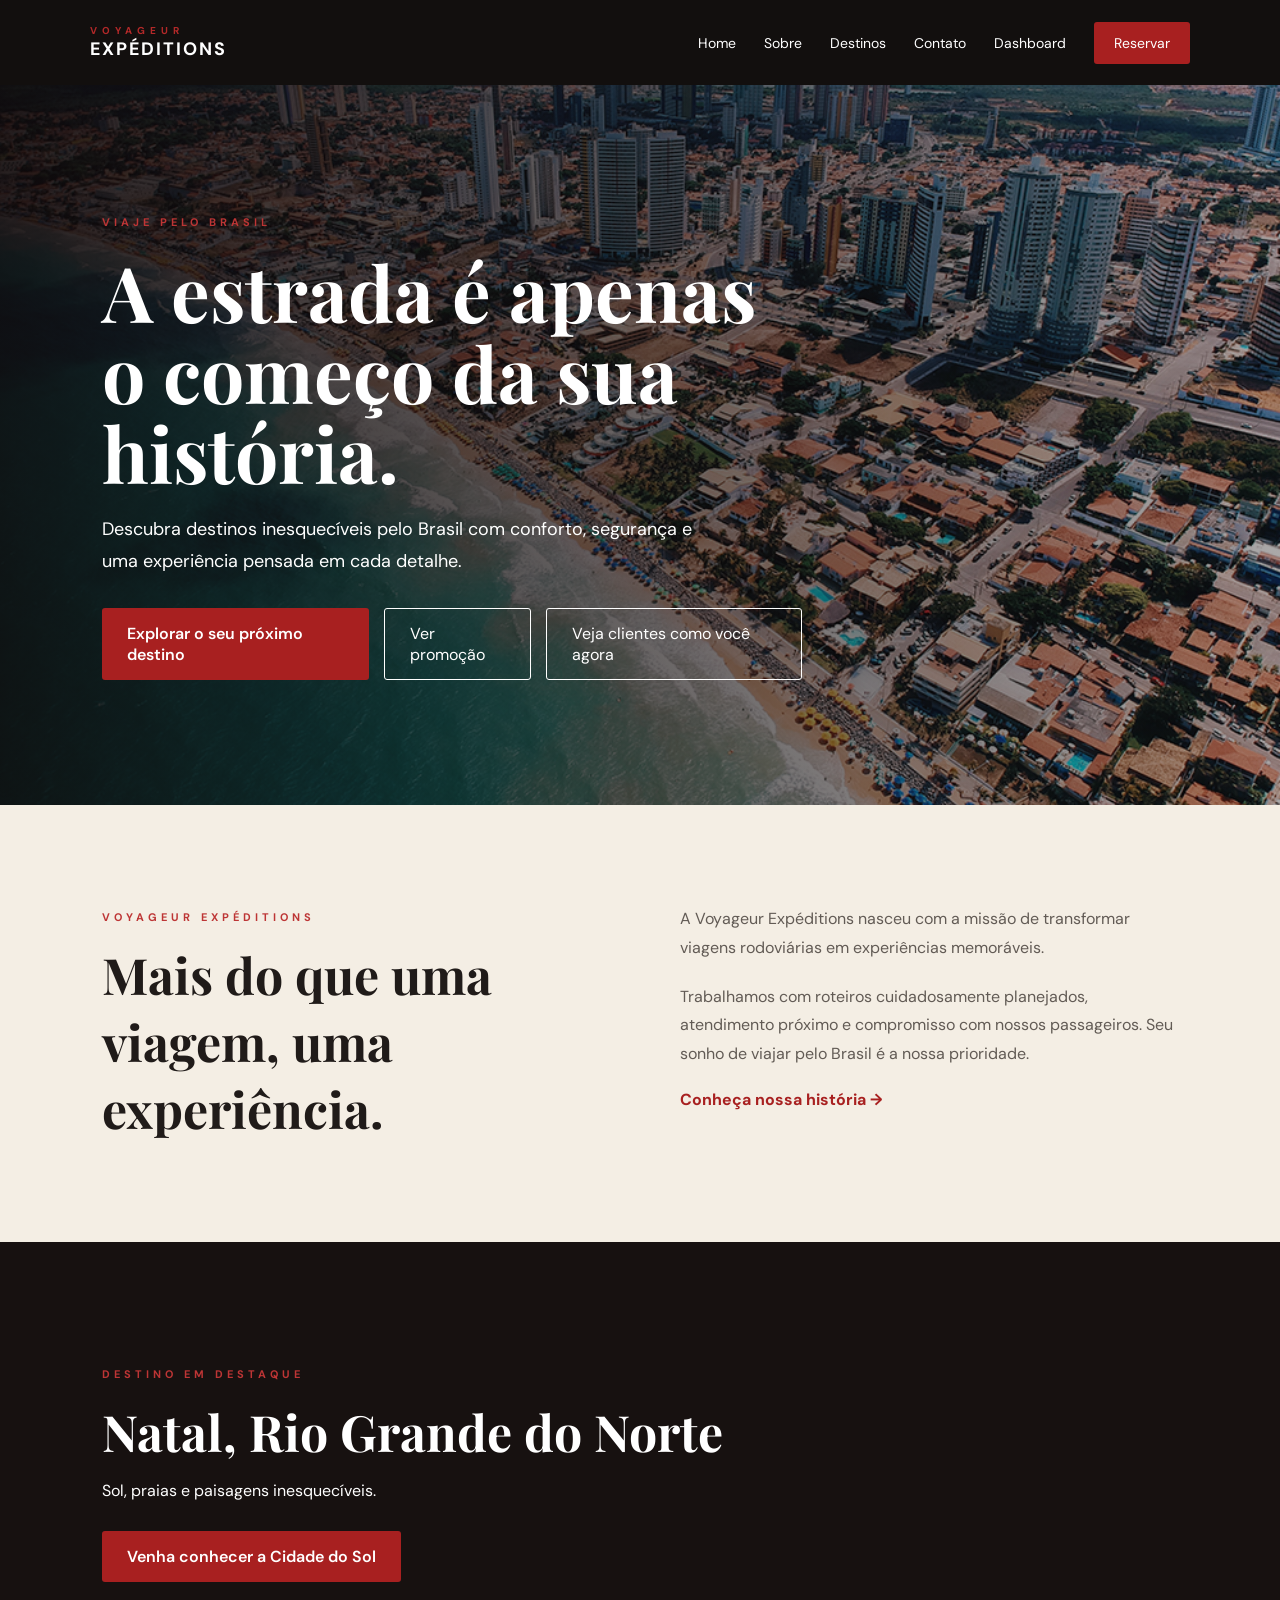
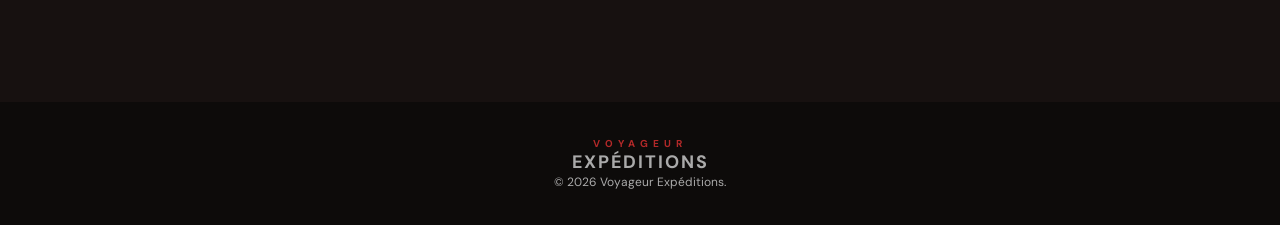
<file: VOYAGEUR EXPÉDITIONS/index.html>
<!DOCTYPE html>
<html lang="pt-BR">

<head>
    <meta charset="UTF-8">
    <meta name="viewport" content="width=device-width, initial-scale=1.0">

    <title>Voyageur Expéditions | Viagens pelo Brasil</title>

    <link rel="stylesheet" href="css/style.css">
</head>

<body>

<header>

    <div class="logo">
        <span>VOYAGEUR</span>
        EXPÉDITIONS
    </div>

    <nav>
        <a href="index.html">Home</a>
        <a href="sobre.html">Sobre</a>
        <a href="destinos.html">Destinos</a>
        <a href="contato.html">Contato</a>
        <a href="dashboard.html">Dashboard</a>

        <a class="botao-nav" href="reserva.html">
            Reservar
        </a>
    </nav>

</header>


<section class="hero">

    <div class="hero-conteudo">

        <span class="mini-titulo">
            VIAJE PELO BRASIL
        </span>

        <h1>
            A estrada é apenas
            o começo da sua história.
        </h1>

        <p>
            Descubra destinos inesquecíveis pelo Brasil
            com conforto, segurança e uma experiência
            pensada em cada detalhe.
        </p>

        <div class="botoes">

            <a href="destinos.html" class="botao">
                Explorar o seu próximo destino
            </a>

            <a href="promo.html" class="botao-outline">
                Ver promoção
            </a>

            <a href="dashboard.html" class="botao-outline">
                Veja clientes como você agora
            </a>
        </div>

    </div>

</section>


<section class="sobre-home">

    <div>

        <span class="mini-titulo">
            VOYAGEUR EXPÉDITIONS
        </span>

        <h2>
            Mais do que uma viagem,
            uma experiência.
        </h2>

    </div>

    <div>

        <p>
            A Voyageur Expéditions nasceu com a missão de
            transformar viagens rodoviárias em experiências
            memoráveis.
        </p>

        <p>
            Trabalhamos com roteiros cuidadosamente planejados,
            atendimento próximo e compromisso com nossos passageiros. Seu sonho de viajar 
            pelo Brasil é a nossa prioridade.
        </p>

        <a href="sobre.html">
            Conheça nossa história →
        </a>

    </div>

</section>


<section class="destaque">

    <span class="mini-titulo">
        DESTINO EM DESTAQUE
    </span>

    <h2>
        Natal, Rio Grande do Norte
    </h2>

    <p>
        Sol, praias e paisagens inesquecíveis.
    </p>

    <a href="destinos-natal.html" class="botao">
        Venha conhecer a Cidade do Sol
    </a>

</section>


<footer>

    <div class="logo">
        <span>VOYAGEUR</span>
        EXPÉDITIONS
    </div>

    <p>
        © 2026 Voyageur Expéditions.
    </p>

</footer>

</body>
</html>
</file>
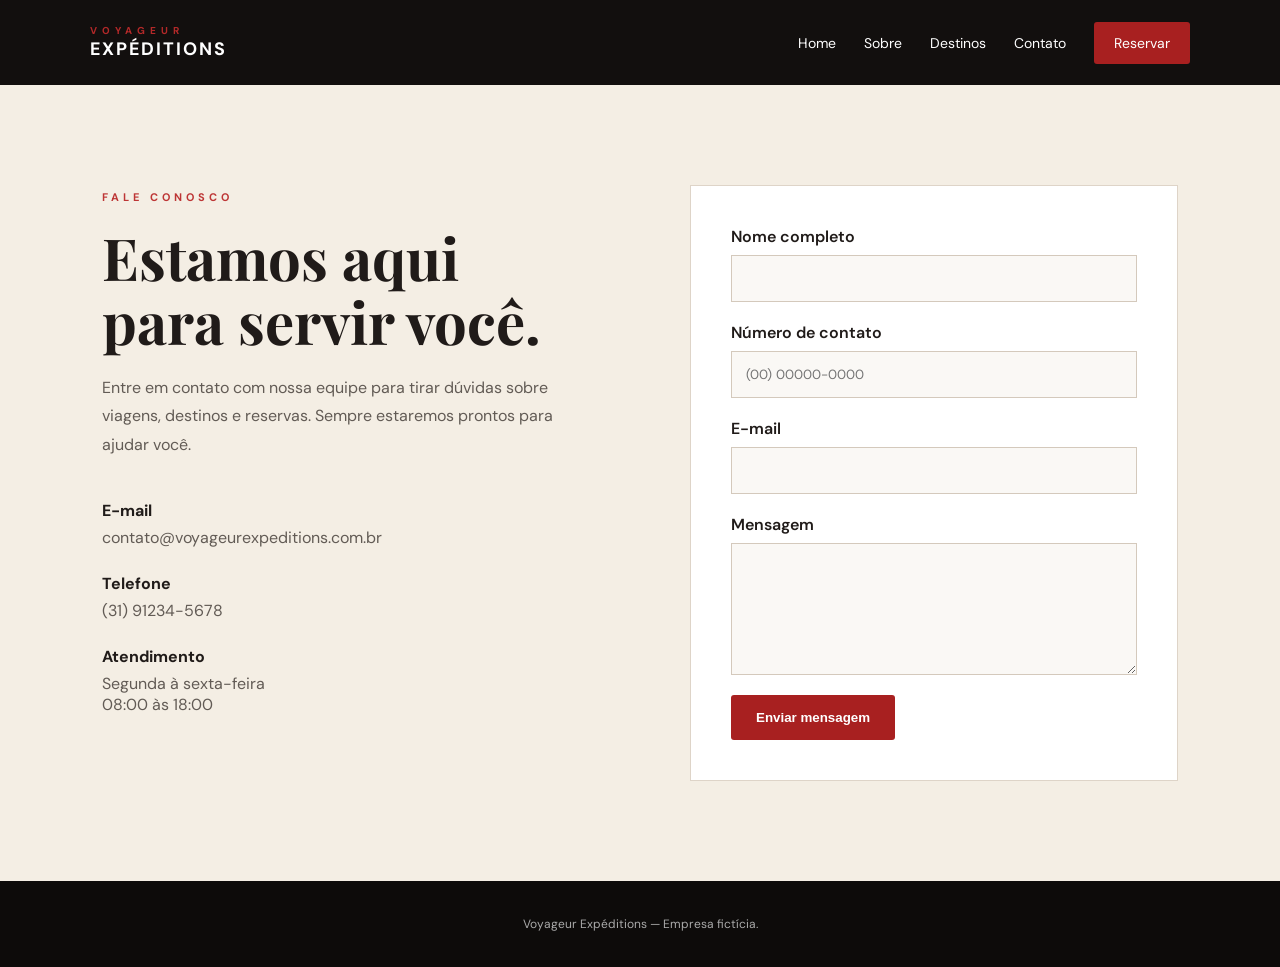
<file: VOYAGEUR EXPÉDITIONS/contato.html>
<!DOCTYPE html>
<html lang="pt-BR">

<head>

    <meta charset="UTF-8">

    <meta name="viewport"
          content="width=device-width, initial-scale=1.0">

    <title>Contato | Voyageur Expéditions</title>

    <link rel="stylesheet" href="css/style.css">

</head>

<body>

<header>

    <div class="logo">
        <span>VOYAGEUR</span>
        EXPÉDITIONS
    </div>

    <nav>

        <a href="index.html">Home</a>
        <a href="sobre.html">Sobre</a>
        <a href="destinos.html">Destinos</a>
        <a href="contato.html">Contato</a>

        <a class="botao-nav" href="reserva.html">
            Reservar
        </a>

    </nav>

</header>


<main class="pagina">

    <section class="contato">

        <div class="contato-info">

            <span class="mini-titulo">
                FALE CONOSCO
            </span>

            <h1>
                Estamos aqui para
                servir você.
            </h1>

            <p>
                Entre em contato com nossa equipe
                para tirar dúvidas sobre viagens,
                destinos e reservas. Sempre estaremos prontos para ajudar você.
            </p>

            <div class="informacao">

                <strong>E-mail</strong>
                <p>contato@voyageurexpeditions.com.br</p>

            </div>

            <div class="informacao">

                <strong>Telefone</strong>
                <p>(31) 91234-5678</p>

            </div>

            <div class="informacao">

                <strong>Atendimento</strong>
                <p>
                    Segunda à sexta-feira<br>
                    08:00 às 18:00
                </p>

            </div>

        </div>


        <form id="formContato">

            <label>
                Nome completo
                <input
                    type="text"
                    id="nome"
                    required
                >
            </label>


            <label>
                Número de contato
                <input
                    type="tel"
                    id="telefone"
                    placeholder="(00) 00000-0000"
                    required
                >
            </label>


            <label>
                E-mail
                <input
                    type="email"
                    id="email"
                    required
                >
            </label>


            <label>
                Mensagem
                <textarea
                    id="mensagem"
                    rows="6"
                    required
                ></textarea>
            </label>


            <button type="submit" class="botao">
                Enviar mensagem
            </button>

            <p id="mensagemSucesso"></p>

        </form>

    </section>

</main>


<footer>

    <p>
        Voyageur Expéditions —
        Empresa fictícia.
    </p>

</footer>


<script src="js/script.js"></script>

</body>
</html>
</file>
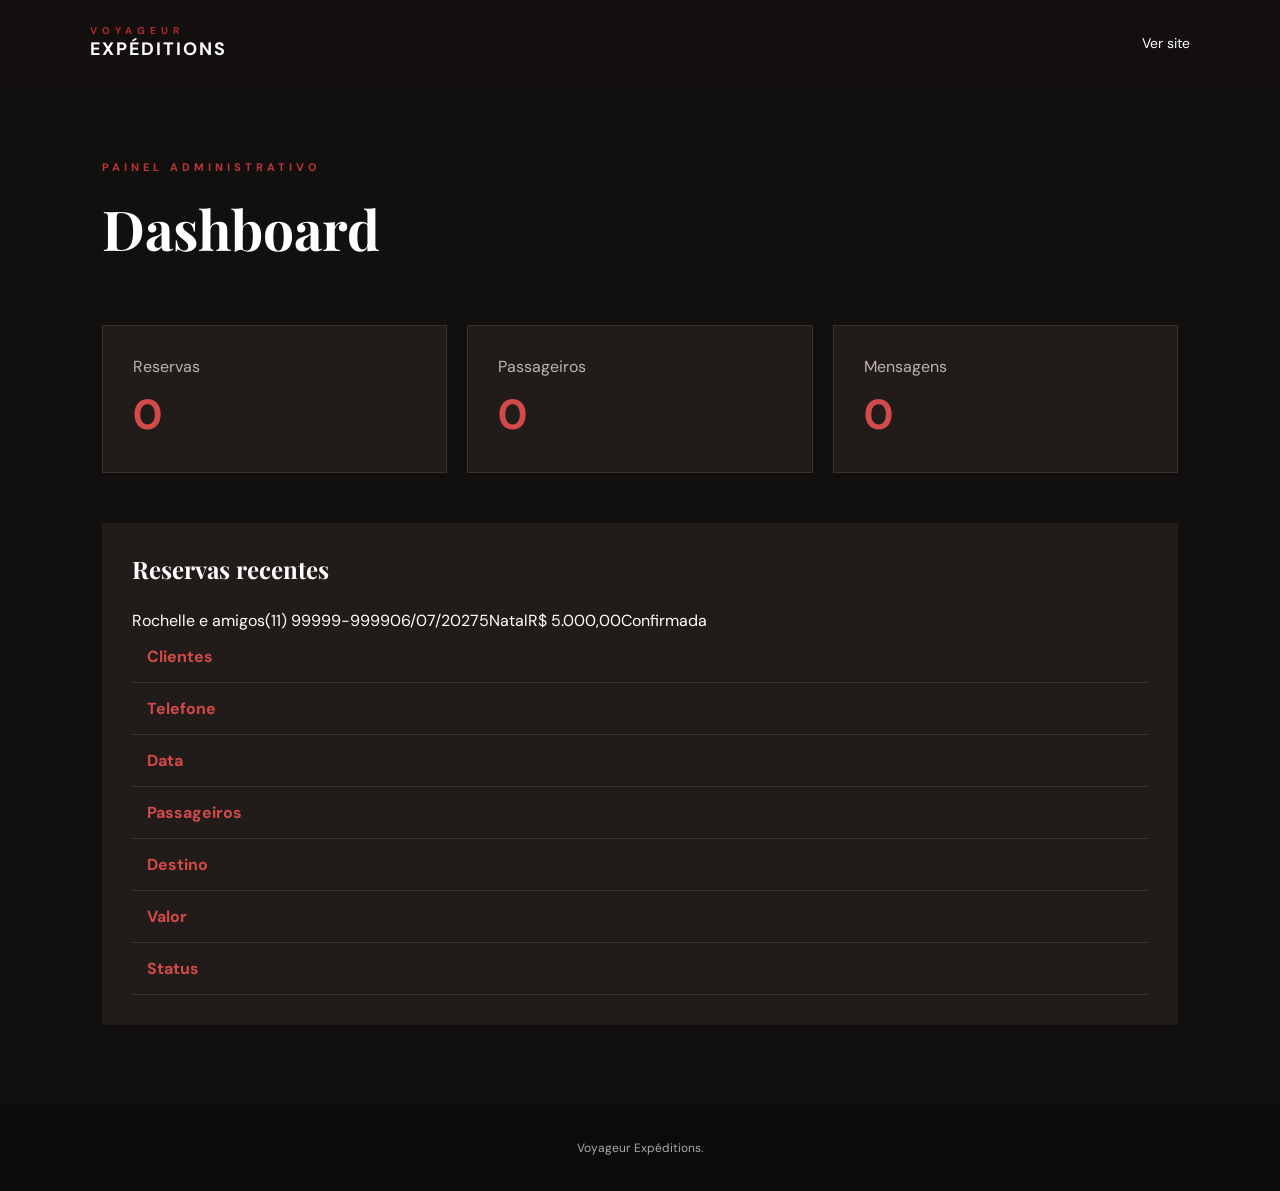
<file: VOYAGEUR EXPÉDITIONS/dashboard.html>
<!DOCTYPE html>
<html lang="pt-BR">

<head>

    <meta charset="UTF-8">

    <meta name="viewport"
          content="width=device-width, initial-scale=1.0">

    <title>Dashboard | Voyageur Expéditions</title>

    <link rel="stylesheet" href="css/style.css">

</head>

<body class="dashboard">

<header>

    <div class="logo">
        <span>VOYAGEUR</span>
        EXPÉDITIONS
    </div>

    <nav>

        <a href="index.html">
            Ver site
        </a>

    </nav>

</header>


<main class="pagina">

    <section class="dashboard-top">

        <span class="mini-titulo">
            PAINEL ADMINISTRATIVO
        </span>

        <h1>
            Dashboard
        </h1>

    </section>


    <section class="estatisticas">

        <div>
            <span>Reservas</span>
            <strong id="totalReservas">
                67
            </strong>
        </div>


        <div>
            <span>Passageiros</span>
            <strong id="totalPassageiros">
                5
            </strong>
        </div>


        <div>
            <span>Mensagens</span>
            <strong id="totalMensagens">
                0
            </strong>
        </div>

    </section>


    <section class="tabela">

        <h2>
            Reservas recentes
        </h2>

        <table>

            <thead>

                <tr>

                    <th>
                        Clientes
                    </th>

<tbody>Rochelle e amigos</tbody>

                    <th>
                        Telefone
                    </th>

<tbody>(11) 99999-9999</tbody>

                    <th>
                        Data
                    </th>
<tbody>06/07/2027</tbody>
                    <th>
                        Passageiros
                    </th>
<tbody>5</tbody>
                    <th>
                        Destino
                    </th>

<tbody>Natal</tbody>
                    <th>
                        Valor
                    </th>

<tbody>R$ 5.000,00</tbody>
                    <th>
                        Status
                    </th>
<tbody>Confirmada</tbody>
                   
                </tr>

            </thead>


            <tbody id="listaReservas">

            </tbody>

        </table>

    </section>

</main>


<footer>

    <p>
        Voyageur Expéditions.
    </p>

</footer>


<script src="js/script.js"></script>

</body>
</html>
</file>
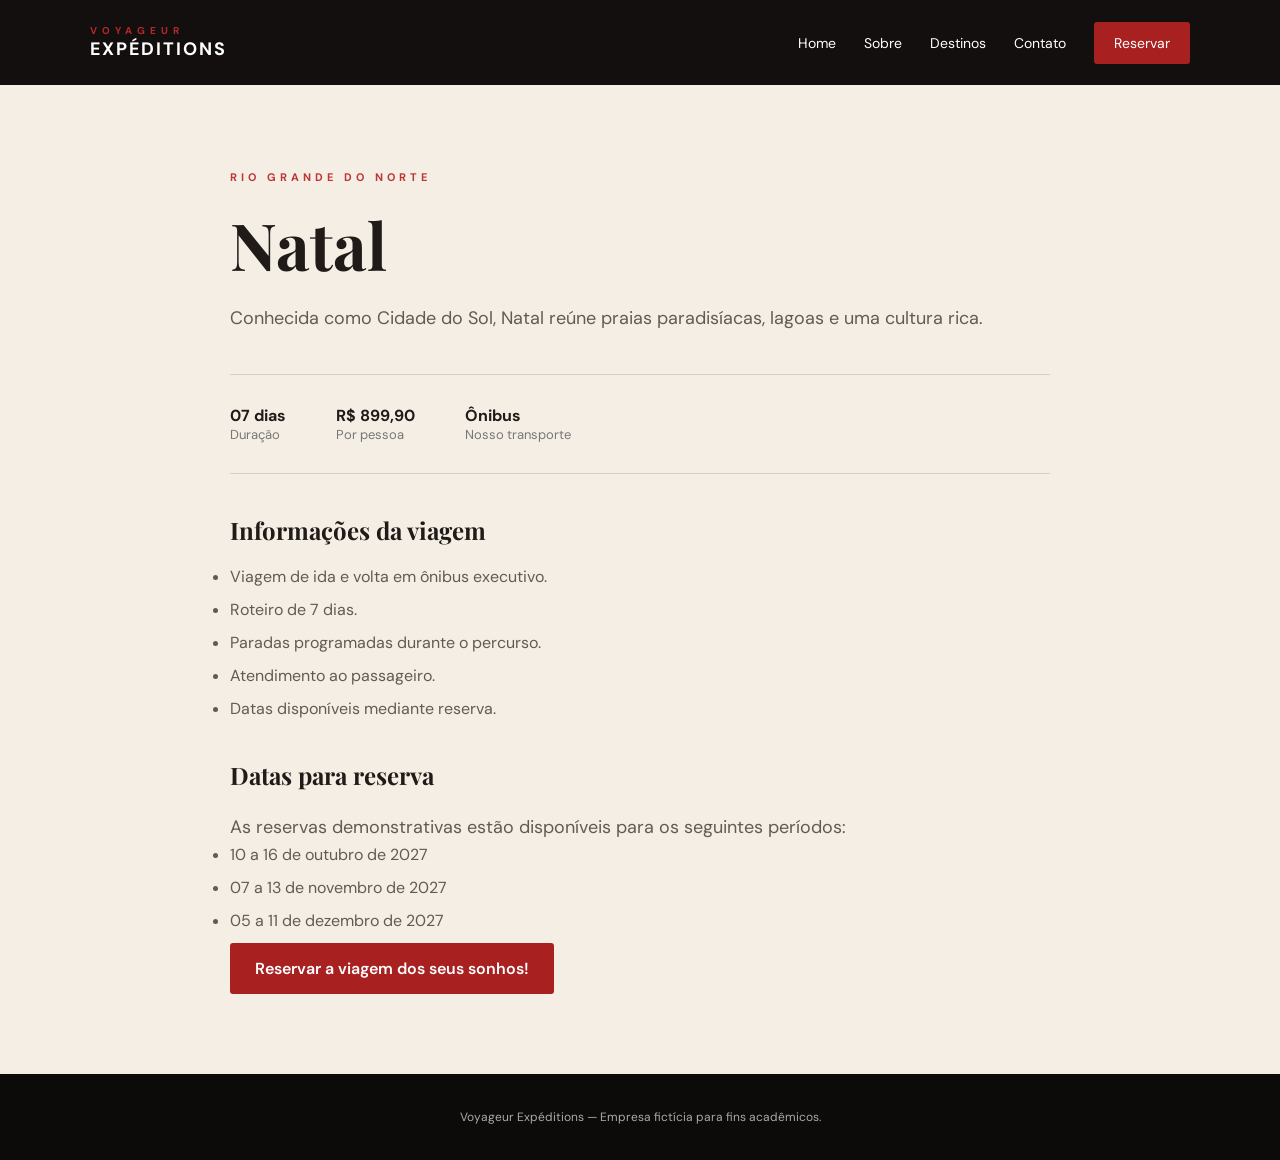
<file: VOYAGEUR EXPÉDITIONS/destinos natal.html>
<!DOCTYPE html>
<html lang="pt-BR">

<head>

    <meta charset="UTF-8">

    <meta name="viewport"
          content="width=device-width, initial-scale=1.0">

    <title>Natal | Voyageur Expéditions</title>

    <link rel="stylesheet" href="css/style.css">

</head>

<body>

<header>

    <div class="logo">
        <span>VOYAGEUR</span>
        EXPÉDITIONS
    </div>

    <nav>

        <a href="index.html">Home</a>
        <a href="sobre.html">Sobre</a>
        <a href="destinos.html">Destinos</a>
        <a href="contato.html">Contato</a>

        <a class="botao-nav" href="reserva.html">
            Reservar
        </a>

    </nav>

</header>


<main class="pagina">

    <section class="detalhe-destino">

        <div class="imagens natal"></div>

        <span class="mini-titulo">
            RIO GRANDE DO NORTE
        </span>

        <h1>
            Natal
        </h1>

        <p>
            Conhecida como Cidade do Sol, Natal reúne
            praias paradisíacas, lagoas e uma
            cultura rica.
        </p>

        <div class="informacoes-viagem">

            <div>
                <strong>07 dias</strong>
                <span>Duração</span>
            </div>

            <div>
                <strong>R$ 899,90</strong>
                <span>Por pessoa</span>
            </div>

            <div>
                <strong>Ônibus</strong>
                <span>Nosso transporte</span>
            </div>

        </div>


        <h2>
            Informações da viagem
        </h2>

        <ul>

            <li>
                Viagem de ida e volta em ônibus executivo.
            </li>

            <li>
                Roteiro de 7 dias.
            </li>

            <li>
                Paradas programadas durante o percurso.
            </li>

            <li>
                Atendimento ao passageiro.
            </li>

            <li>
                Datas disponíveis mediante reserva.
            </li>

        </ul>


        <h2>
            Datas para reserva
        </h2>

        <p>
            As reservas demonstrativas estão disponíveis
            para os seguintes períodos:
        </p>

        <ul>

            <li>10 a 16 de outubro de 2027</li>

            <li>07 a 13 de novembro de 2027</li>

            <li>05 a 11 de dezembro de 2027</li>

        </ul>


        <a href="reserva.html" class="botao">
            Reservar a viagem dos seus sonhos!
        </a>

    </section>

</main>


<footer>

    <p>
        Voyageur Expéditions —
        Empresa fictícia para fins acadêmicos.
    </p>

</footer>

</body>
</html>
</file>
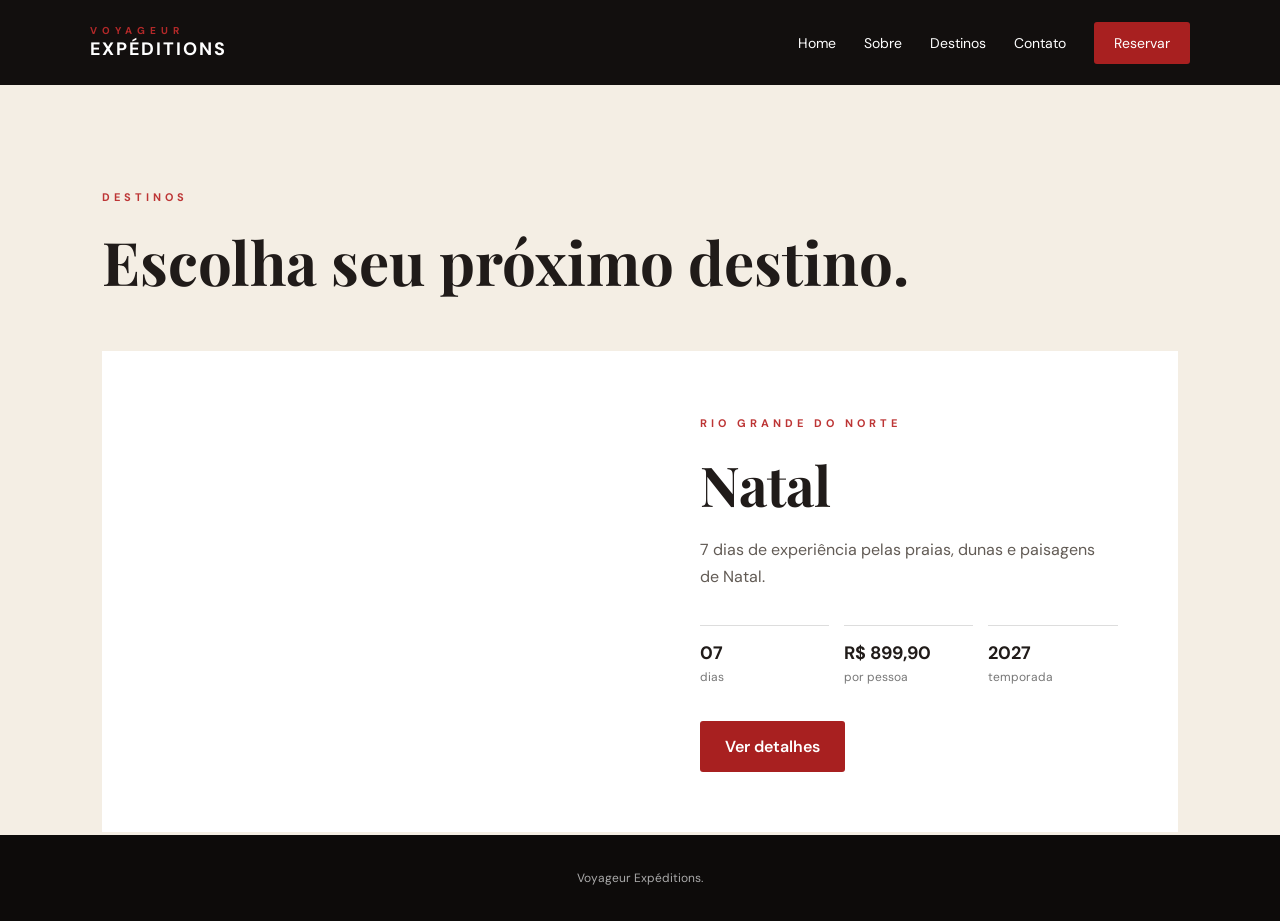
<file: VOYAGEUR EXPÉDITIONS/destinos.html>
<!DOCTYPE html>
<html lang="pt-BR">

<head>

    <meta charset="UTF-8">

    <meta name="viewport"
          content="width=device-width, initial-scale=1.0">

    <title>Destinos | Voyageur Expéditions</title>

    <link rel="stylesheet" href="css/style.css">

</head>

<body>

<header>

    <div class="logo">
        <span>VOYAGEUR</span>
        EXPÉDITIONS
    </div>

    <nav>

        <a href="index.html">Home</a>
        <a href="sobre.html">Sobre</a>
        <a href="destinos.html">Destinos</a>
        <a href="contato.html">Contato</a>

        <a class="botao-nav" href="reserva.html">
            Reservar
        </a>

    </nav>

</header>


<main class="pagina">

    <section class="titulo-pagina">

        <span class="mini-titulo">
            DESTINOS
        </span>

        <h1>
            Escolha seu próximo destino.
        </h1>

    </section>


    <section class="destino-card">

        <div class="imagens natal"></div>

        <div class="destino-info">

            <span class="mini-titulo">
                RIO GRANDE DO NORTE
            </span>

            <h2>
                Natal
            </h2>

            <p>
                7 dias de experiência pelas praias,
                dunas e paisagens de Natal.
            </p>

            <div class="detalhes">

                <div>
                    <strong>07</strong>
                    <span>dias</span>
                </div>

                <div>
                    <strong>R$ 899,90</strong>
                    <span>por pessoa</span>
                </div>

                <div>
                    <strong>2027</strong>
                    <span>temporada</span>
                </div>

            </div>

            <a
                href="destinos natal.html"
                class="botao"
            >
                Ver detalhes
            </a>

        </div>

    </section>

</main>


<footer>

    <p>
        Voyageur Expéditions.
    </p>

</footer>

</body>
</html>
</file>
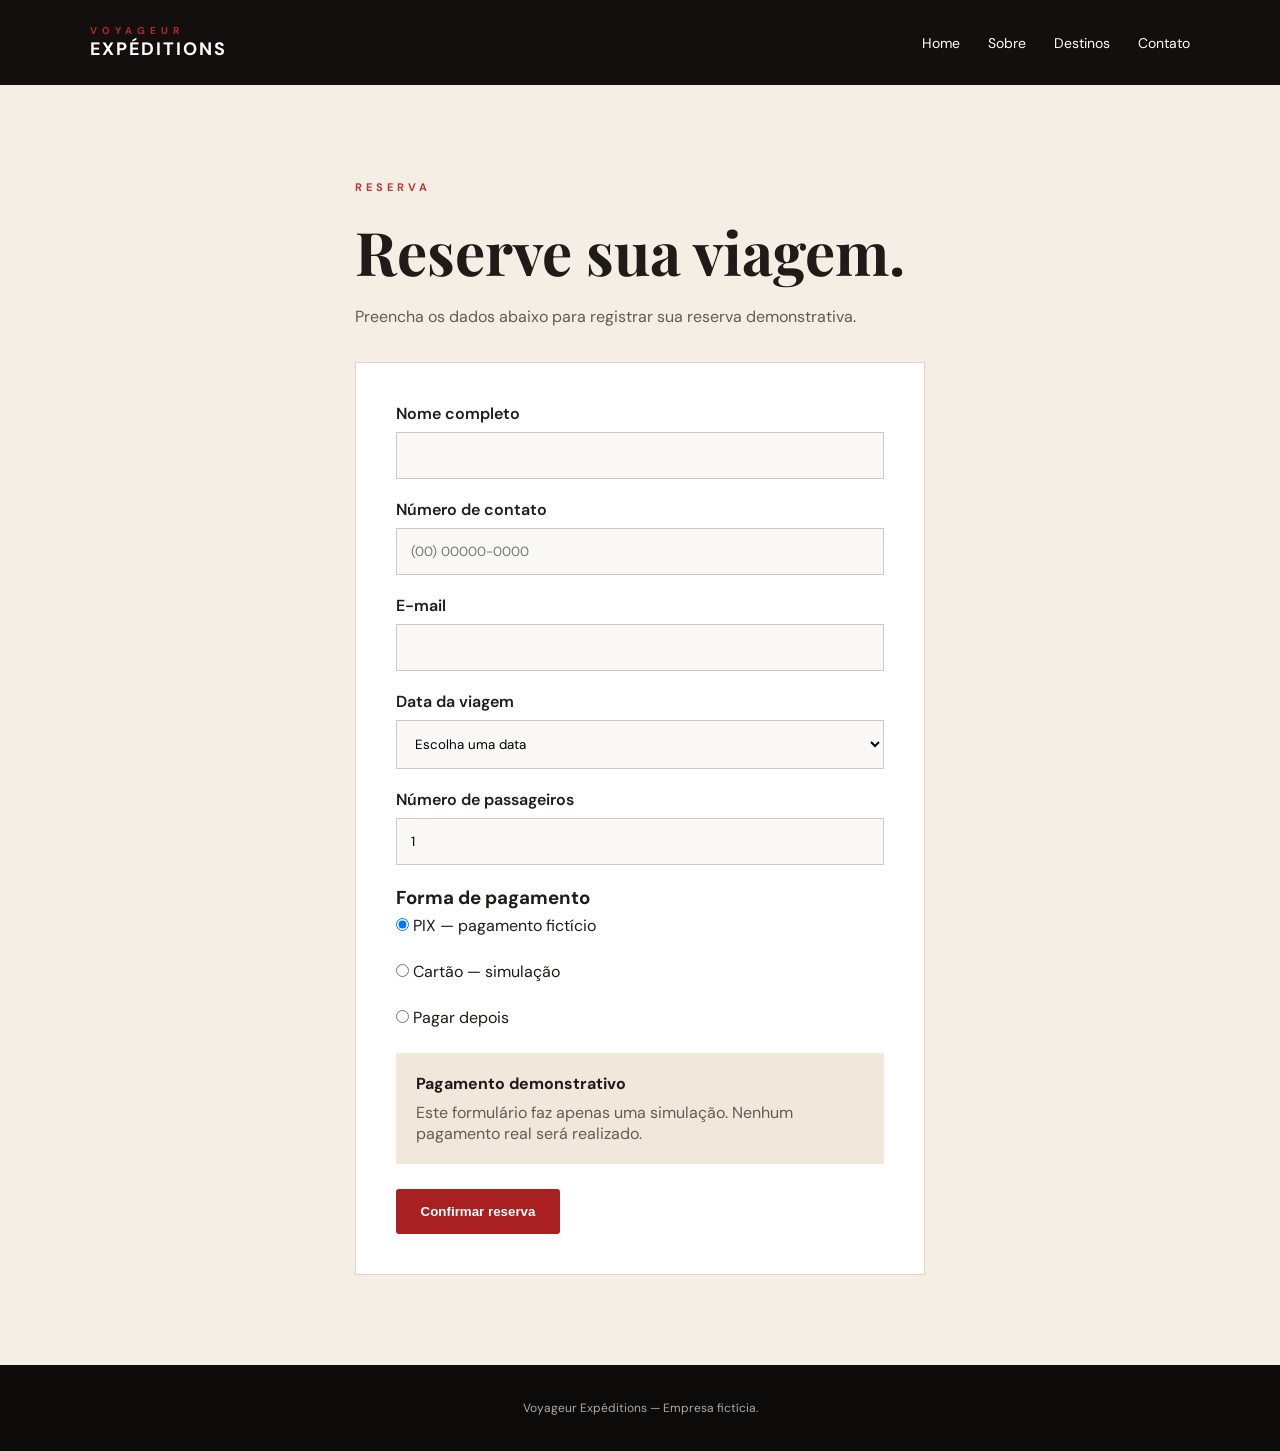
<file: VOYAGEUR EXPÉDITIONS/reserva.html>
<!DOCTYPE html>
<html lang="pt-BR">

<head>

    <meta charset="UTF-8">

    <meta name="viewport"
          content="width=device-width, initial-scale=1.0">

    <title>Reserva | Voyageur Expéditions</title>

    <link rel="stylesheet" href="css/style.css">

</head>

<body>

<header>

    <div class="logo">
        <span>VOYAGEUR</span>
        EXPÉDITIONS
    </div>

    <nav>

        <a href="index.html">Home</a>
        <a href="sobre.html">Sobre</a>
        <a href="destinos.html">Destinos</a>
        <a href="contato.html">Contato</a>

    </nav>

</header>


<main class="pagina">

<section class="formulario-reserva">

    <span class="mini-titulo">
        RESERVA
    </span>

    <h1>
        Reserve sua viagem.
    </h1>

    <p>
        Preencha os dados abaixo para registrar
        sua reserva demonstrativa.
    </p>


    <form id="formReserva">

        <label>
            Nome completo

            <input
                type="text"
                id="nomeReserva"
                required
            >

        </label>


        <label>
            Número de contato

            <input
                type="tel"
                id="telefoneReserva"
                placeholder="(00) 00000-0000"
                required
            >

        </label>


        <label>
            E-mail

            <input
                type="email"
                id="emailReserva"
                required
            >

        </label>


        <label>
            Data da viagem

            <select id="dataViagem" required>

                <option value="">
                    Escolha uma data
                </option>

                <option>
                    10 a 16 de outubro de 2026
                </option>

                <option>
                    07 a 13 de novembro de 2026
                </option>

                <option>
                    05 a 11 de dezembro de 2026
                </option>

            </select>

        </label>


        <label>
            Número de passageiros

            <input
                type="number"
                id="passageiros"
                min="1"
                max="10"
                value="1"
                required
            >

        </label>


        <h3>
            Forma de pagamento
        </h3>


        <div class="pagamentos">

            <label>
                <input
                    type="radio"
                    name="pagamento"
                    value="pix"
                    checked
                >

                PIX — pagamento fictício
            </label>


            <label>
                <input
                    type="radio"
                    name="pagamento"
                    value="cartao"
                >

                Cartão — simulação
            </label>


            <label>
                <input
                    type="radio"
                    name="pagamento"
                    value="depois"
                >

                Pagar depois
            </label>

        </div>


        <div class="aviso">

            <strong>
                Pagamento demonstrativo
            </strong>

            <p>
                Este formulário faz apenas uma simulação.
                Nenhum pagamento real será realizado.
            </p>

        </div>


        <button
            type="submit"
            class="botao"
        >
            Confirmar reserva
        </button>


        <p id="reservaSucesso"></p>

    </form>

</section>

</main>


<footer>

    <p>
        Voyageur Expéditions —
        Empresa fictícia.
    </p>

</footer>


<script src="js/script.js"></script>

</body>
</html>
</file>
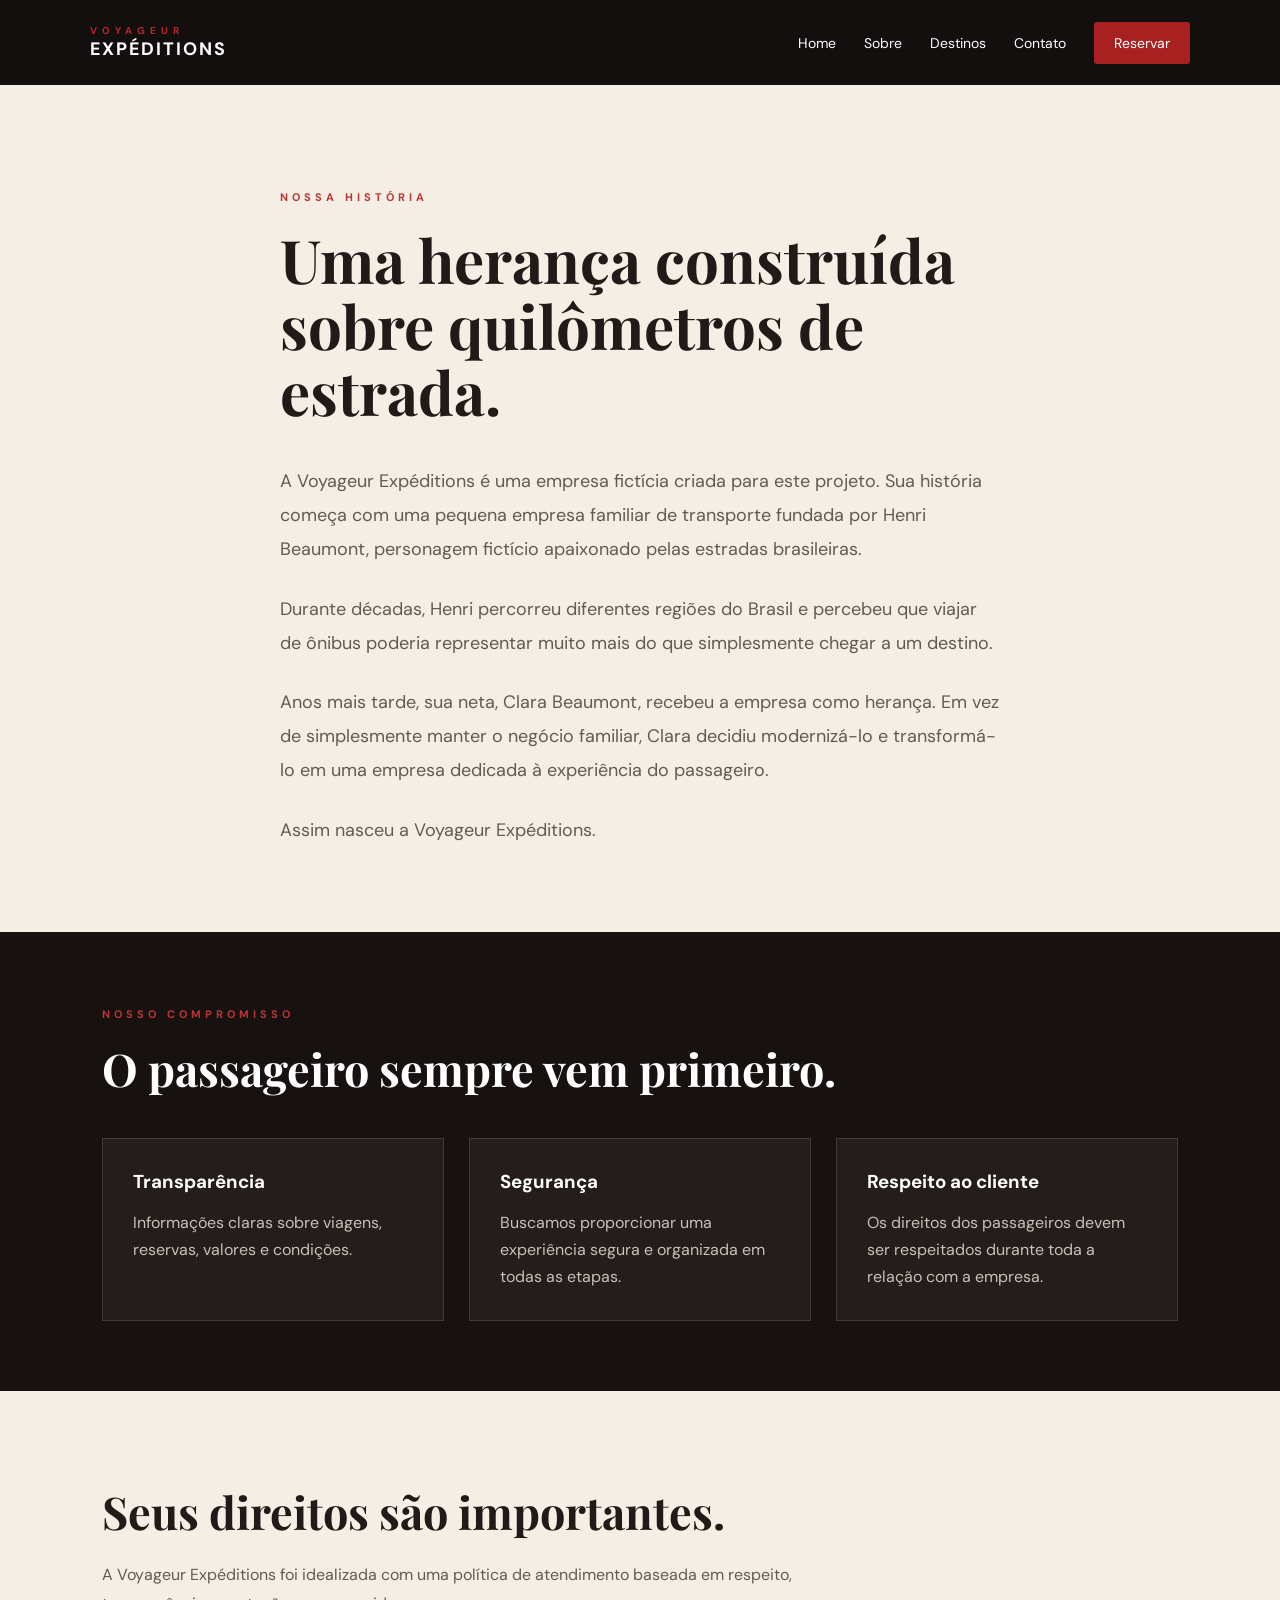
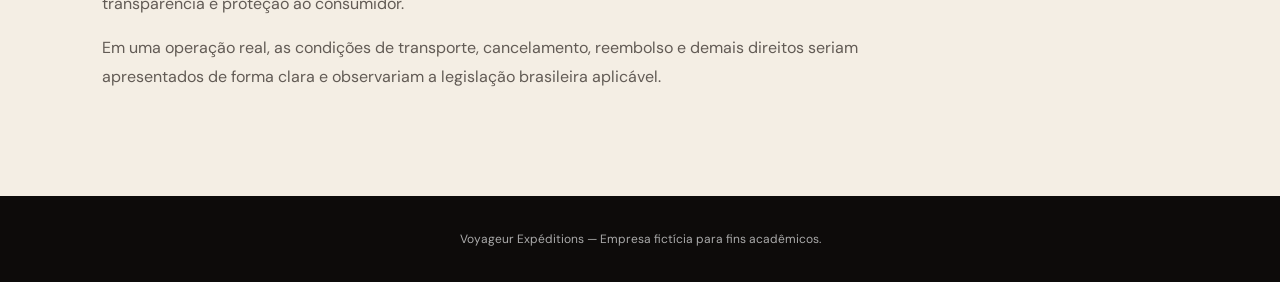
<file: VOYAGEUR EXPÉDITIONS/sobre.html>
<!DOCTYPE html>
<html lang="pt-BR">

<head>

    <meta charset="UTF-8">

    <meta name="viewport"
          content="width=device-width, initial-scale=1.0">

    <title>Sobre | Voyageur Expéditions</title>

    <link rel="stylesheet" href="css/style.css">

</head>

<body>

<header>

    <div class="logo">
        <span>VOYAGEUR</span>
        EXPÉDITIONS
    </div>

    <nav>

        <a href="index.html">Home</a>
        <a href="sobre.html">Sobre</a>
        <a href="destinos.html">Destinos</a>
        <a href="contato.html">Contato</a>

        <a class="botao-nav" href="reserva.html">
            Reservar
        </a>

    </nav>

</header>


<main class="pagina">

    <section class="historia">

        <span class="mini-titulo">
            NOSSA HISTÓRIA
        </span>

        <h1>
            Uma herança construída
            sobre quilômetros de estrada.
        </h1>

        <p>
            A Voyageur Expéditions é uma empresa fictícia
            criada para este projeto. Sua história começa
            com uma pequena empresa familiar de transporte
            fundada por Henri Beaumont, personagem fictício
            apaixonado pelas estradas brasileiras.
        </p>

        <p>
            Durante décadas, Henri percorreu diferentes
            regiões do Brasil e percebeu que viajar de ônibus
            poderia representar muito mais do que simplesmente
            chegar a um destino.
        </p>

        <p>
            Anos mais tarde, sua neta, Clara Beaumont,
            recebeu a empresa como herança. Em vez de
            simplesmente manter o negócio familiar,
            Clara decidiu modernizá-lo e transformá-lo
            em uma empresa dedicada à experiência do passageiro.
        </p>

        <p>
            Assim nasceu a Voyageur Expéditions.
        </p>

    </section>


    <section class="confianca">

        <span class="mini-titulo">
            NOSSO COMPROMISSO
        </span>

        <h2>
            O passageiro sempre vem primeiro.
        </h2>

        <div class="cards">

            <article>

                <h3>
                    Transparência
                </h3>

                <p>
                    Informações claras sobre viagens,
                    reservas, valores e condições.
                </p>

            </article>


            <article>

                <h3>
                    Segurança
                </h3>

                <p>
                    Buscamos proporcionar uma experiência
                    segura e organizada em todas as etapas.
                </p>

            </article>


            <article>

                <h3>
                    Respeito ao cliente
                </h3>

                <p>
                    Os direitos dos passageiros devem ser
                    respeitados durante toda a relação
                    com a empresa.
                </p>

            </article>

        </div>

    </section>


    <section class="direitos">

        <h2>
            Seus direitos são importantes.
        </h2>

        <p>
            A Voyageur Expéditions foi idealizada com uma
            política de atendimento baseada em respeito,
            transparência e proteção ao consumidor.
        </p>

        <p>
            Em uma operação real, as condições de transporte,
            cancelamento, reembolso e demais direitos seriam
            apresentados de forma clara e observariam a
            legislação brasileira aplicável.
        </p>

    </section>

</main>


<footer>

    <p>
        Voyageur Expéditions —
        Empresa fictícia para fins acadêmicos.
    </p>

</footer>

</body>
</html>
</file>
<file: VOYAGEUR EXPÉDITIONS/css/style.css>
@import url('https://fonts.googleapis.com/css2?family=DM+Sans:wght@400;500;600;700&family=Playfair+Display:wght@500;600;700&display=swap');


* {
    margin: 0;
    padding: 0;
    box-sizing: border-box;
}


body {

    font-family: "DM Sans", sans-serif;

    background: #f4eee4;

    color: #201b19;

}


a {
    text-decoration: none;
    color: inherit;
}


/* =========================
   HEADER
========================= */

header {

    height: 85px;

    padding: 0 7%;

    display: flex;

    justify-content: space-between;

    align-items: center;

    background: #120f0e;

    color: white;

}


.logo {

    font-weight: 700;

    letter-spacing: 2px;

    font-size: 18px;

}


.logo span {

    display: block;

    font-size: 10px;

    letter-spacing: 5px;

    color: #b32929;

}


nav {

    display: flex;

    align-items: center;

    gap: 28px;

}


nav a {

    font-size: 14px;

    transition: .3s;

}


nav a:hover {

    color: #c93b3b;

}


.botao-nav {

    background: #a82020;

    padding: 12px 20px;

    border-radius: 3px;

}


/* =========================
   BOTÕES
========================= */

.botao {

    display: inline-block;

    background: #a82020;

    color: white;

    padding: 15px 25px;

    border-radius: 3px;

    font-weight: 600;

    border: none;

    cursor: pointer;

}


.botao:hover {

    background: #871919;

}


.botao-outline {

    display: inline-block;

    border: 1px solid white;

    color: white;

    padding: 14px 25px;

    border-radius: 3px;

}


/* =========================
   HERO
========================= */

.hero {

    min-height: 720px;

    display: flex;

    align-items: center;

    padding: 8%;

    color: white;

    background:

        linear-gradient(
            90deg,
            rgba(15, 8, 8, .90),
            rgba(15, 8, 8, .35)
        ),

        url("../img/natal.png");

    background-size: cover;
background-position: center;
background-repeat: no-repeat;

}


.hero-conteudo {

    max-width: 700px;

}


.mini-titulo {

    color: #bd3535;

    font-size: 11px;

    letter-spacing: 4px;

    font-weight: 700;

}


.hero h1 {

    font-family:
        "Playfair Display",
        serif;

    font-size: clamp(45px, 6vw, 78px);

    line-height: 1.05;

    margin: 20px 0;

}


.hero p {

    font-size: 18px;

    line-height: 1.8;

    max-width: 600px;

}


.botoes {

    display: flex;

    gap: 15px;

    margin-top: 30px;

}


.sobre-home {

    padding: 100px 8%;

    display: grid;

    grid-template-columns: 1fr 1fr;

    gap: 80px;

}


.sobre-home h2,
.destaque h2 {

    font-family:
        "Playfair Display",
        serif;

    font-size: 50px;

    margin-top: 15px;

}


.sobre-home p {

    color: #625b55;

    line-height: 1.8;

    margin-bottom: 20px;

}


.sobre-home a {

    color: #a82020;

    font-weight: 700;

}


.destaque {

    padding: 120px 8%;

    background: #171110;

    color: white;

}


.destaque h2 {

    margin-bottom: 15px;

}


.destaque p {

    margin-bottom: 30px;

}


.pagina {

    min-height: calc(100vh - 150px);

}


.historia {

    max-width: 900px;

    margin: auto;

    padding: 100px 7% 60px;

}


.historia h1 {

    font-family:
        "Playfair Display",
        serif;

    font-size: 60px;

    line-height: 1.1;

    margin: 20px 0 40px;

}


.historia p {

    font-size: 18px;

    line-height: 1.9;

    color: #625b55;

    margin-bottom: 25px;

}


.confianca {

    padding: 70px 8%;

    background: #171110;

    color: white;

}


.confianca h2 {

    font-family:
        "Playfair Display",
        serif;

    font-size: 45px;

    margin: 15px 0 40px;

}


.cards {

    display: grid;

    grid-template-columns:
        repeat(3, 1fr);

    gap: 25px;

}


.cards article {

    padding: 30px;

    background: #241d1b;

    border: 1px solid #453936;

}


.cards h3 {

    margin-bottom: 15px;

}


.cards p {

    color: #c9c0b8;

    line-height: 1.7;

}


/* =========================
   DIREITOS
========================= */

.direitos {

    padding: 90px 8%;

    max-width: 1000px;

}


.direitos h2 {

    font-family:
        "Playfair Display",
        serif;

    font-size: 45px;

    margin-bottom: 20px;

}


.direitos p {

    color: #625b55;

    line-height: 1.8;

    margin-bottom: 15px;

}


.contato {

    padding: 100px 8%;

    display: grid;

    grid-template-columns: 1fr 1fr;

    gap: 100px;

}


.contato h1 {

    font-family:
        "Playfair Display",
        serif;

    font-size: 58px;

    line-height: 1.1;

    margin: 20px 0;

}


.contato-info > p {

    color: #625b55;

    line-height: 1.8;

    margin-bottom: 40px;

}


.informacao {

    margin-bottom: 25px;

}


.informacao p {

    color: #625b55;

    margin-top: 6px;

}


form {

    background: white;

    padding: 40px;

    border: 1px solid #ded4c8;

}


label {

    display: block;

    font-weight: 600;

    margin-bottom: 20px;

}


input,
textarea,
select {

    display: block;

    width: 100%;

    margin-top: 8px;

    padding: 14px;

    border: 1px solid #d4c9bc;

    background: #faf8f5;

    font-family: inherit;

}


textarea {

    resize: vertical;

}


.titulo-pagina {

    padding: 100px 8% 50px;

}


.titulo-pagina h1 {

    font-family:
        "Playfair Display",
        serif;

    font-size: 60px;

    margin-top: 15px;

}


.destino-card {

    margin: 0 8% 100px;

    background: white;

    display: grid;

    grid-template-columns: 1fr 1fr;

}


.imagem-natal {

    min-height: 450px;

    background:

        url("../img/natal.jpg")

        center / cover;

}


.imagem-natal.grande {

    min-height: 500px;

    margin-bottom: 40px;

}


.destino-info {

    padding: 60px;

}


.destino-info h2 {

    font-family:
        "Playfair Display",
        serif;

    font-size: 55px;

    margin: 15px 0;

}


.destino-info p {

    color: #625b55;

    line-height: 1.7;

}


.detalhes {

    display: grid;

    grid-template-columns:
        repeat(3, 1fr);

    margin: 35px 0;

    gap: 15px;

}


.detalhes div {

    border-top: 1px solid #ddd;

    padding-top: 15px;

}


.detalhes strong {

    display: block;

    font-size: 18px;

}


.detalhes span {

    font-size: 12px;

    color: #777;

}



.detalhe-destino {

    max-width: 1000px;

    margin: auto;

    padding: 80px 7%;

}


.detalhe-destino h1 {

    font-family:
        "Playfair Display",
        serif;

    font-size: 65px;

    margin: 15px 0;

}


.detalhe-destino > p {

    color: #625b55;

    line-height: 1.8;

    font-size: 18px;

}


.informacoes-viagem {

    display: flex;

    gap: 50px;

    margin: 40px 0;

    padding: 30px 0;

    border-top: 1px solid #d8cec3;

    border-bottom: 1px solid #d8cec3;

}


.informacoes-viagem strong,
.informacoes-viagem span {

    display: block;

}


.informacoes-viagem span {

    color: #777;

    font-size: 13px;

}


.detalhe-destino h2 {

    font-family:
        "Playfair Display",
        serif;

    margin: 40px 0 20px;

}


.detalhe-destino li {

    margin-bottom: 12px;

    color: #625b55;

}


.formulario-reserva {

    max-width: 750px;

    margin: auto;

    padding: 90px 7%;

}


.formulario-reserva h1 {

    font-family:
        "Playfair Display",
        serif;

    font-size: 60px;

    margin: 15px 0;

}


.formulario-reserva > p {

    color: #625b55;

    margin-bottom: 35px;

}


.pagamentos {

    margin-bottom: 25px;

}


.pagamentos label {

    font-weight: 400;

}


.pagamentos input {

    display: inline-block;

    width: auto;

}


.aviso {

    padding: 20px;

    background: #f1e7db;

    margin-bottom: 25px;

}


.aviso p {

    margin-top: 8px;

    color: #665c54;

}


.dashboard {

    background: #11100f;

    color: white;

}


.dashboard-top {

    padding: 70px 8% 30px;

}


.dashboard-top h1 {

    font-family:
        "Playfair Display",
        serif;

    font-size: 55px;

    margin-top: 15px;

}


.estatisticas {

    display: grid;

    grid-template-columns:
        repeat(3, 1fr);

    gap: 20px;

    padding: 30px 8%;

}


.estatisticas div {

    padding: 30px;

    background: #211c1a;

    border: 1px solid #3a302c;

}


.estatisticas span {

    display: block;

    color: #bdb3ac;

}


.estatisticas strong {

    display: block;

    font-size: 42px;

    margin-top: 10px;

    color: #d24a4a;

}


.tabela {

    margin: 20px 8% 80px;

    background: #211c1a;

    padding: 30px;

    overflow-x: auto;

}


.tabela h2 {

    font-family:
        "Playfair Display",
        serif;

    margin-bottom: 25px;

}


table {

    width: 100%;

    border-collapse: collapse;

}


th,
td {

    padding: 15px;

    text-align: left;

    border-bottom: 1px solid #3a302c;

}


th {

    color: #d24a4a;

}


.promo {

    min-height: 650px;

    display: flex;

    align-items: center;

    padding: 8%;

    background:

        linear-gradient(
            90deg,
            rgba(20,8,8,.9),
            rgba(20,8,8,.25)
        ),

        url("../img/natal.jpg")

        center / cover;

    color: white;

}


.promo-conteudo {

    max-width: 650px;

}


.promo h1 {

    font-family:
        "Playfair Display",
        serif;

    font-size: 75px;

    margin: 20px 0;

}


.promo p {

    font-size: 18px;

    line-height: 1.7;

}


.preco {

    margin: 30px 0;

}


.preco small {

    display: block;

}


.preco strong {

    display: block;

    font-size: 42px;

    color: #e1a27b;

}



.beneficios {

    display: grid;

    grid-template-columns:
        repeat(3, 1fr);

    background: #171110;

    color: white;

}


.beneficios div {

    padding: 40px;

    border-right: 1px solid #382d2a;

}


.beneficios h3 {

    color: #d24a4a;

    margin-bottom: 10px;

}




footer {

    padding: 35px 8%;

    background: #0d0b0a;

    color: #aaa;

    text-align: center;

    font-size: 12px;

}



@media(max-width: 800px) {

    header {

        height: auto;

        padding: 20px;

        flex-direction: column;

        gap: 20px;

    }


    nav {

        flex-wrap: wrap;

        justify-content: center;

        gap: 15px;

    }


    .sobre-home,
    .contato,
    .destino-card {

        grid-template-columns: 1fr;

    }


    .cards,
    .estatisticas,
    .beneficios {

        grid-template-columns: 1fr;

    }


    .hero h1,
    .promo h1,
    .historia h1,
    .contato h1,
    .titulo-pagina h1,
    .formulario-reserva h1 {

        font-size: 45px;

    }


    .destino-info {

        padding: 35px;

    }


    .botoes {

        flex-direction: column;

        align-items: flex-start;

    }

}
</file>
